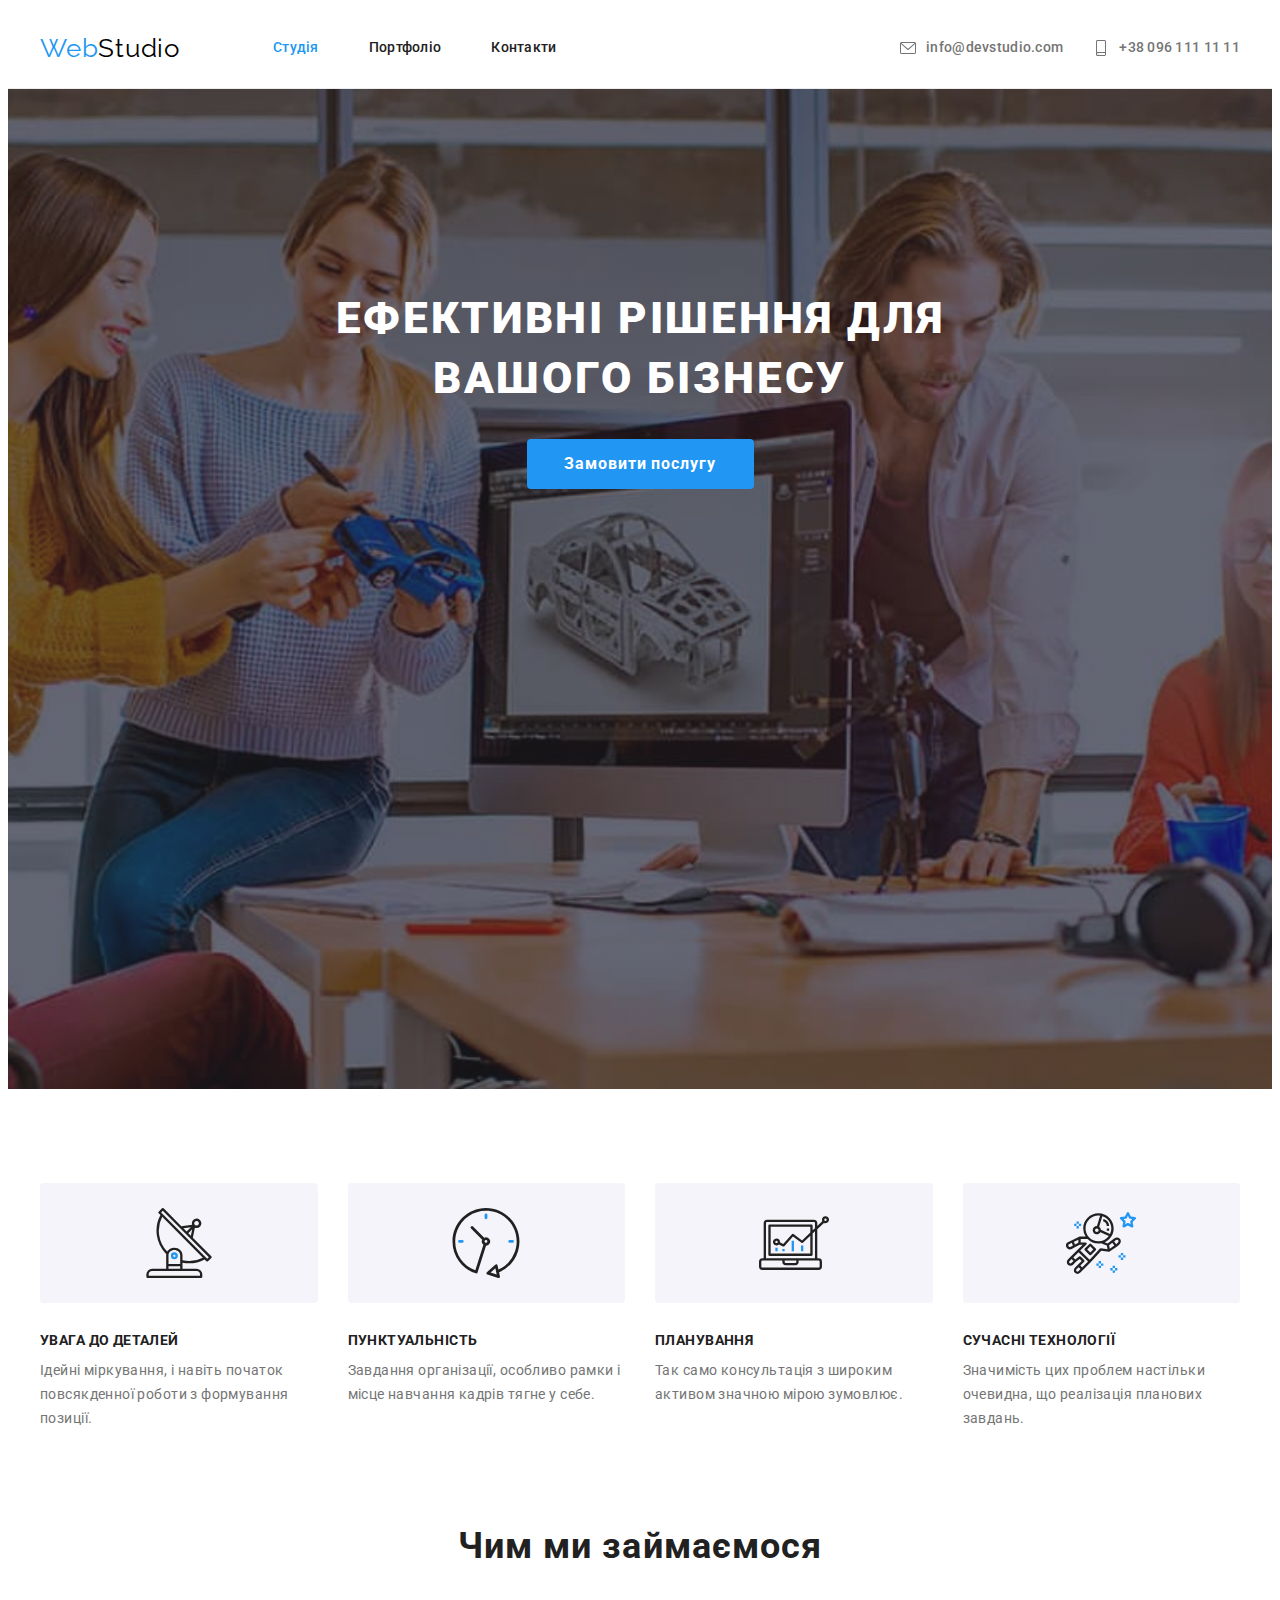
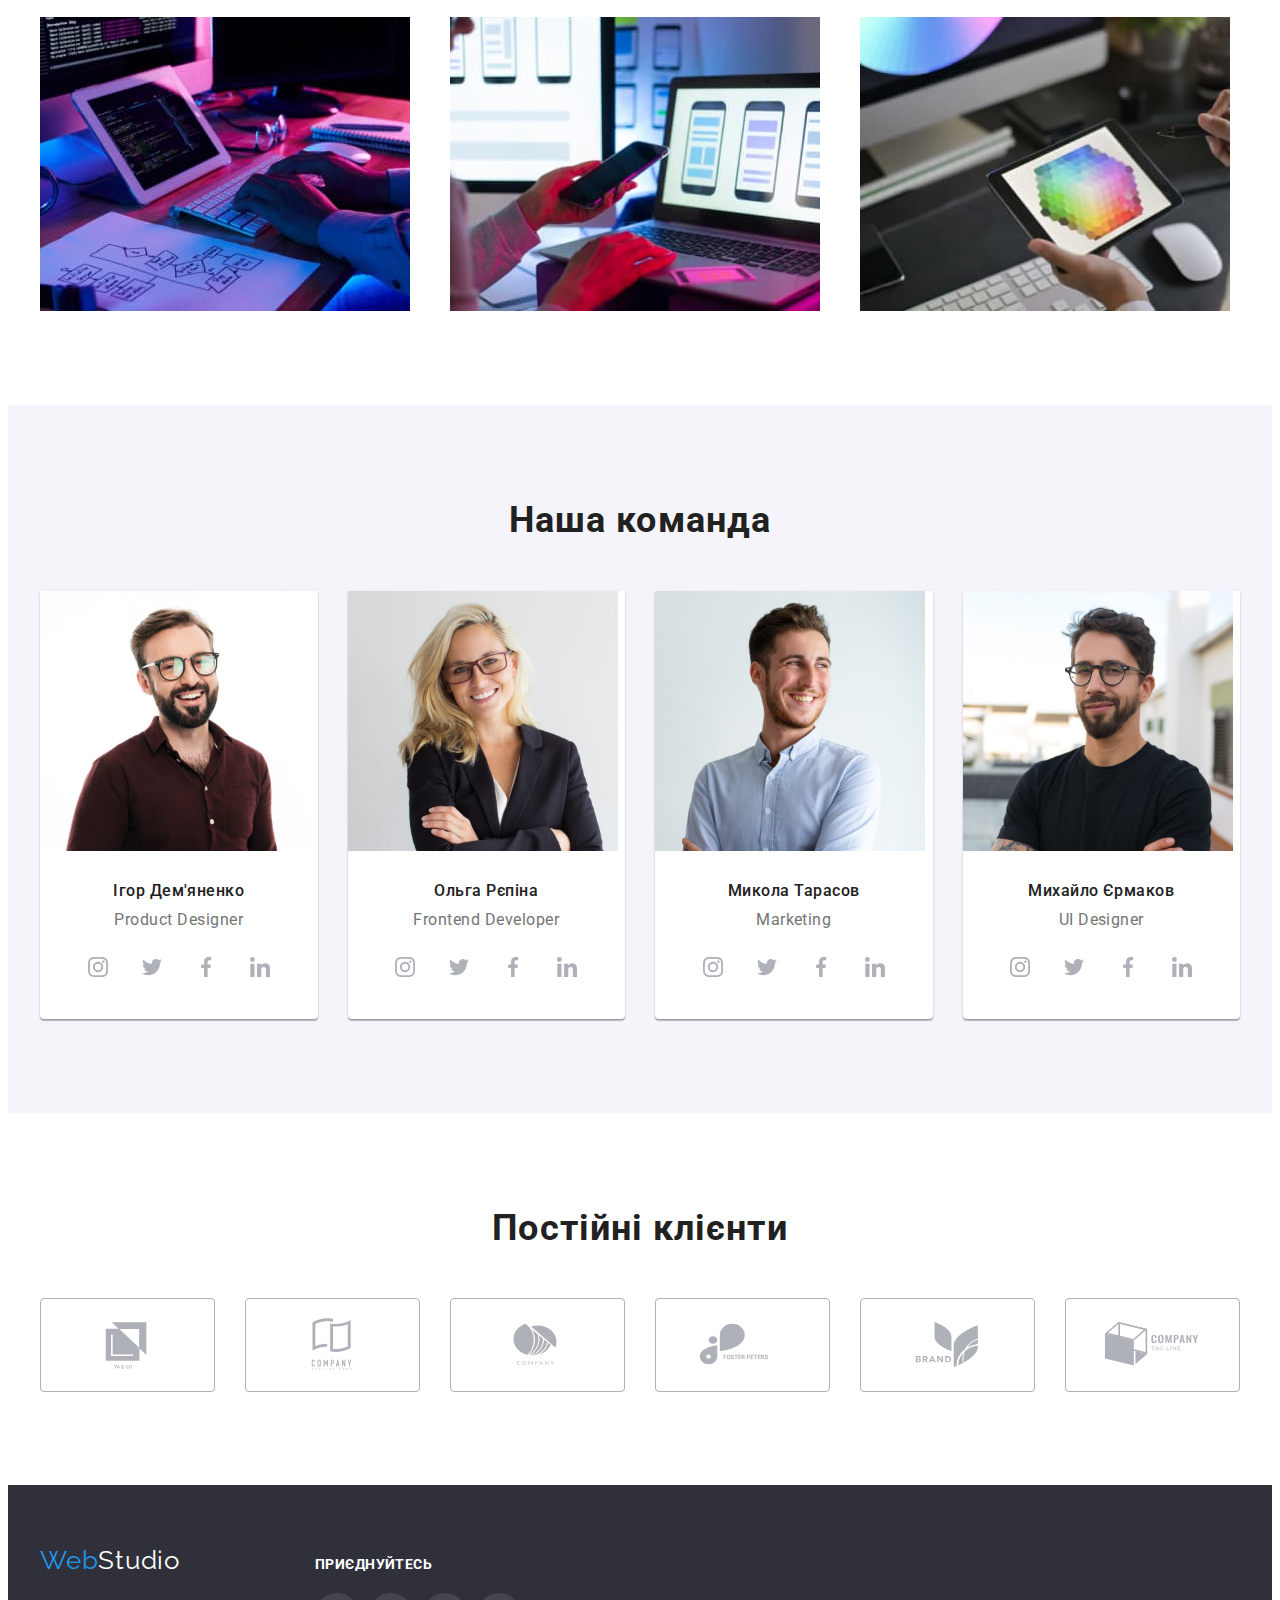
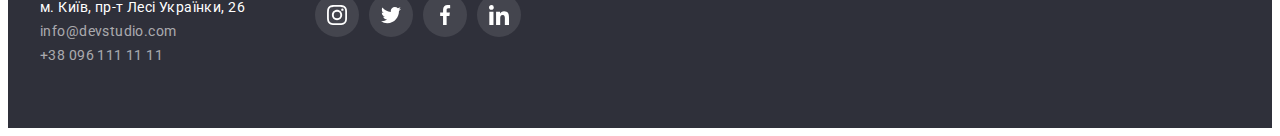
<file: index.html>
<!DOCTYPE html>
<html lang="uk">
  <head>
    <meta charset="UTF-8" />
    <meta http-equiv="X-UA-Compatible" content="IE=edge" />
    <meta name="viewport" content="width=device-width, initial-scale=1.0" />
    <title>Студія</title>
    <link rel="preconnect" href="https://fonts.googleapis.com" />
    <link rel="preconnect" href="https://fonts.gstatic.com" crossorigin />
    <link
      href="https://fonts.googleapis.com/css2?family=Raleway:wght@700&family=Roboto:wght@400;500;700;900&display=swap"
      rel="stylesheet"
    />
    <link
      rel="stylesheet"
      href="https://cdnjs.cloudflare.com/ajax/libs/modern-normalize/1.1.0/modern-normalize.min.css"
      integrity="sha512-wpPYUAdjBVSE4KJnH1VR1HeZfpl1ub8YT/NKx4PuQ5NmX2tKuGu6U/JRp5y+Y8XG2tV+wKQpNHVUX03MfMFn9Q=="
      crossorigin="anonymous"
      referrerpolicy="no-referrer"
    />
    <link rel="stylesheet" href="./css/styles.css" />
  </head>

  <body>
    <header class="header">
      <div class="header-container container">
        <a class="logo link" href="./index.html"
          >Web<span class="secondary-black">Studio</span></a
        >
        <nav class="header-nav">
          <ul class="header-list list">
            <li>
              <a class="header-link link current" href="./index.html">Студія</a>
            </li>
            <li>
              <a class="header-link link" href="./portfolio.html">Портфоліо</a>
            </li>
            <li><a class="header-link link" href="">Контакти</a></li>
          </ul>
        </nav>

        <ul class="contacts-list list">
          <li class="contact-item">
            <a class="contacts-link link" href="emailto:info@devstudio.com">
              <svg class="contact-icon" width="16" height="16">
                <use href="./images/icons.svg#icon_envelope"></use></svg
              >info@devstudio.com</a
            >
          </li>
          <li>
            <a class="contacts-link link tel" href="tel:+380961111111">
              <svg class="contact-icon" width="16" height="16">
                <use href="./images/icons.svg#icon_smartphone"></use>
              </svg>
              +38 096 111 11 11</a
            >
          </li>
        </ul>
      </div>
    </header>

    <main>
      <!-- Hero Section -->
      <section class="hero hero-overlay">
        <h1 class="hero-title">Ефективні рішення для вашого бізнесу</h1>
        <button class="hero-button" type="button">Замовити послугу</button>
      </section>

      <!-- List of Features -->
      <section class="features section">
        <div class="container">
          <h2 class="visually-hidden">Перелік особливостей</h2>
          <ul class="features-list list">
            <li class="features-item">
              <div class="feature-box">
                <svg width="70" height="70">
                  <use href="./images/icons.svg#features_icon_antenna"></use>
                </svg>
              </div>
              <h3 class="features-title">УВАГА ДО ДЕТАЛЕЙ</h3>
              <p class="features-text">
                Ідейні міркування, і навіть початок повсякденної роботи з
                формування позиції.
              </p>
            </li>

            <li class="features-item">
              <div class="feature-box">
                <svg width="70" height="70">
                  <use href="./images/icons.svg#features_icon_clock"></use>
                </svg>
              </div>
              <h3 class="features-title">ПУНКТУАЛЬНІСТЬ</h3>
              <p class="features-text">
                Завдання організації, особливо рамки і місце навчання кадрів
                тягне у себе.
              </p>
            </li>

            <li class="features-item">
              <div class="feature-box">
                <svg width="70" height="70">
                  <use href="./images/icons.svg#features_icon_diagram"></use>
                </svg>
              </div>
              <h3 class="features-title">ПЛАНУВАННЯ</h3>
              <p class="features-text">
                Так само консультація з широким активом значною мірою зумовлює.
              </p>
            </li>

            <li class="features-item">
              <div class="feature-box">
                <svg width="70" height="70">
                  <use href="./images/icons.svg#features_icon_astronaut"></use>
                </svg>
              </div>
              <h3 class="features-title">СУЧАСНІ ТЕХНОЛОГІЇ</h3>
              <p class="features-text">
                Значимість цих проблем настільки очевидна, що реалізація
                планових завдань.
              </p>
            </li>
          </ul>
        </div>
      </section>

      <!-- What We Do -->
      <section class="activities section">
        <div class="container">
          <h2 class="activities-title">Чим ми займаємося</h2>
          <ul class="activities-list list">
            <li class="activities-item">
              <img
                src="./images/activity_box_1.jpg"
                alt="Створення макету"
                width="370"
                height="294"
              />
            </li>

            <li class="activities-item">
              <img
                src="./images/activity_box_2.jpg"
                alt="Розробка додатків до смартфонів"
                width="370"
                height="294"
              />
            </li>

            <li class="activities-item">
              <img
                src="./images/activity_box_3.jpg"
                alt="Підбір кольорової гами"
                width="370"
                height="294"
              />
            </li>
          </ul>
        </div>
      </section>

      <!-- Our Team -->
      <section class="team section">
        <div class="container">
          <h2 class="team-title">Наша команда</h2>
          <ul class="team-list list">
            <li class="team-item">
              <img
                src="./images/team_image_1.jpg"
                alt="Ігор Дем'яненко"
                width="270"
                height="260"
              />
              <div class="team-item-description">
                <h3 class="team-member">Ігор Дем'яненко</h3>
                <p class="team-member-role" lang="en">Product Designer</p>
                <ul class="team-soc-list list">
                  <li>
                    <a class="team-soc-link link" href="">
                      <svg class="team-soc-icon" width="20" height="20">
                        <use href="./images/icons.svg#icon_instagram"></use>
                      </svg>
                    </a>
                  </li>
                  <li>
                    <a class="team-soc-link link" href="">
                      <svg class="team-soc-icon" width="20" height="20">
                        <use href="./images/icons.svg#icon_twitter"></use>
                      </svg>
                    </a>
                  </li>
                  <li>
                    <a class="team-soc-link link" href="">
                      <svg class="team-soc-icon" width="20" height="20">
                        <use href="./images/icons.svg#icon_facebook"></use>
                      </svg>
                    </a>
                  </li>
                  <li>
                    <a class="team-soc-link link" href="">
                      <svg class="team-soc-icon" width="20" height="20">
                        <use href="./images/icons.svg#icon_linkedin"></use>
                      </svg>
                    </a>
                  </li>
                </ul>
              </div>
            </li>

            <li class="team-item">
              <img
                src="./images/team_image_2.jpg"
                alt="Ольга Рєпіна"
                width="270"
                height="260"
              />
              <div class="team-item-description">
                <h3 class="team-member">Ольга Рєпіна</h3>
                <p class="team-member-role" lang="en">Frontend Developer</p>
                <ul class="team-soc-list list">
                  <li>
                    <a class="team-soc-link link" href="">
                      <svg class="team-soc-icon" width="20" height="20">
                        <use href="./images/icons.svg#icon_instagram"></use>
                      </svg>
                    </a>
                  </li>
                  <li>
                    <a class="team-soc-link link" href="">
                      <svg class="team-soc-icon" width="20" height="20">
                        <use href="./images/icons.svg#icon_twitter"></use>
                      </svg>
                    </a>
                  </li>
                  <li>
                    <a class="team-soc-link link" href="">
                      <svg class="team-soc-icon" width="20" height="20">
                        <use href="./images/icons.svg#icon_facebook"></use>
                      </svg>
                    </a>
                  </li>
                  <li>
                    <a class="team-soc-link link" href="">
                      <svg class="team-soc-icon" width="20" height="20">
                        <use href="./images/icons.svg#icon_linkedin"></use>
                      </svg>
                    </a>
                  </li>
                </ul>
              </div>
            </li>

            <li class="team-item">
              <img
                src="./images/team_image_3.jpg"
                alt="Микола Тарасов"
                width="270"
                height="260"
              />
              <div class="team-item-description">
                <h3 class="team-member">Микола Тарасов</h3>
                <p class="team-member-role" lang="en">Marketing</p>
                <ul class="team-soc-list list">
                  <li>
                    <a class="team-soc-link link" href="">
                      <svg class="team-soc-icon" width="20" height="20">
                        <use href="./images/icons.svg#icon_instagram"></use>
                      </svg>
                    </a>
                  </li>
                  <li>
                    <a class="team-soc-link link" href="">
                      <svg class="team-soc-icon" width="20" height="20">
                        <use href="./images/icons.svg#icon_twitter"></use>
                      </svg>
                    </a>
                  </li>
                  <li>
                    <a class="team-soc-link link" href="">
                      <svg class="team-soc-icon" width="20" height="20">
                        <use href="./images/icons.svg#icon_facebook"></use>
                      </svg>
                    </a>
                  </li>
                  <li>
                    <a class="team-soc-link link" href="">
                      <svg class="team-soc-icon" width="20" height="20">
                        <use href="./images/icons.svg#icon_linkedin"></use>
                      </svg>
                    </a>
                  </li>
                </ul>
              </div>
            </li>

            <li class="team-item">
              <img
                src="./images/team_image_4.jpg"
                alt="Михайло Єрмаков"
                width="270"
                height="260"
              />
              <div class="team-item-description">
                <h3 class="team-member">Михайло Єрмаков</h3>
                <p class="team-member-role" lang="en">UI Designer</p>
                <ul class="team-soc-list list">
                  <li>
                    <a class="team-soc-link link" href="">
                      <svg class="team-soc-icon" width="20" height="20">
                        <use href="./images/icons.svg#icon_instagram"></use>
                      </svg>
                    </a>
                  </li>
                  <li>
                    <a class="team-soc-link link" href="">
                      <svg class="team-soc-icon" width="20" height="20">
                        <use href="./images/icons.svg#icon_twitter"></use>
                      </svg>
                    </a>
                  </li>
                  <li>
                    <a class="team-soc-link link" href="">
                      <svg class="team-soc-icon" width="20" height="20">
                        <use href="./images/icons.svg#icon_facebook"></use>
                      </svg>
                    </a>
                  </li>
                  <li>
                    <a class="team-soc-link link" href="">
                      <svg class="team-soc-icon" width="20" height="20">
                        <use href="./images/icons.svg#icon_linkedin"></use>
                      </svg>
                    </a>
                  </li>
                </ul>
              </div>
            </li>
          </ul>
        </div>
      </section>

      <!-- Our Clients -->
      <section class="clients section">
        <div class="container">
          <h2 class="clients-title">Постійні клієнти</h2>
          <ul class="clients-list list">
            <li class="client-item">
              <a class="client-link" href="">
                <svg class="client-icon" width="106" height="60">
                  <use href="./images/icons.svg#client_logo_1"></use> 
                </svg>
              </a>
            </li>
            <li class="client-item">
              <a class="client-link" href="">
                <svg class="client-icon" width="106" height="60">
                  <use href="./images/icons.svg#client_logo_2"></use>
                </svg>
              </a>
            </li>
            <li class="client-item">
              <a class="client-link" href="">
                <svg class="client-icon" width="106" height="60">
                  <use href="./images/icons.svg#client_logo_3"></use> 
                </svg>
              </a>
            </li>
            <li class="client-item">
              <a class="client-link" href="">
                <svg class="client-icon" width="106" height="60">
                  <use href="./images/icons.svg#client_logo_4"></use>
                </svg>
              </a>
            </li>
            <li class="client-item">
              <a class="client-link" href="">
                <svg class="client-icon" width="106" height="60">
                  <use href="./images/icons.svg#client_logo_5"></use> 
                </svg>
              </a>
            </li>
            <li class="client-item">
              <a class="client-link" href="">
                <svg class="client-icon" width="106" height="60">
                  <use href="./images/icons.svg#client_logo_6"></use> 
                </svg>
              </a>
            </li>
          </ul>
        </div>
      </section>
    </main>

    <footer class="footer">
      <div class="footer-container container">
        <div class="logo-address">
          <a class="logo link" href="./index.html"
            >Web<span class="main-white">Studio</span></a
          >
          <address class="footer-address">
            <ul class="footer-list list">
              <li>
                <a
                  class="footer-link link"
                  href="https://goo.gl/maps/Sf7SDFhJT4M1kA9y5"
                  target="_blank"
                  rel="noopener noreferrer"
                  >м. Київ, пр-т Лесі Українки, 26
                </a>
              </li>
              <li>
                <a
                  class="footer-link link contacts"
                  href="emailto:info@devstudio.com"
                  >info@devstudio.com</a
                >
              </li>
              <li>
                <a class="footer-link link contacts" href="tel:+380961111111"
                  >+38 096 111 11 11</a
                >
              </li>
            </ul>
          </address>
        </div>

        <div class="social-links">
          <p class="social-title">приєднуйтесь</p>
          <ul class="social-list list">
                  <li>
                    <a class="social-link link" href="">
                      <svg class="social-icon" width="20" height="20">
                        <use href="./images/icons.svg#icon_instagram"></use>
                      </svg>
                    </a>
                  </li>
                  <li>
                    <a class="social-link link" href="">
                      <svg class="social-icon" width="20" height="20">
                        <use href="./images/icons.svg#icon_twitter"></use>
                      </svg>
                    </a>
                  </li>
                  <li>
                    <a class="social-link link" href="">
                      <svg class="social-icon" width="20" height="20">
                        <use href="./images/icons.svg#icon_facebook"></use>
                      </svg>
                    </a>
                  </li>
                  <li>
                    <a class="social-link link" href="">
                      <svg class="social-icon" width="20" height="20">
                        <use href="./images/icons.svg#icon_linkedin"></use>
                      </svg>
                    </a>
                  </li>
                </ul>
        </div>
      </div>
    </footer>
  </body>
</html>
</file>
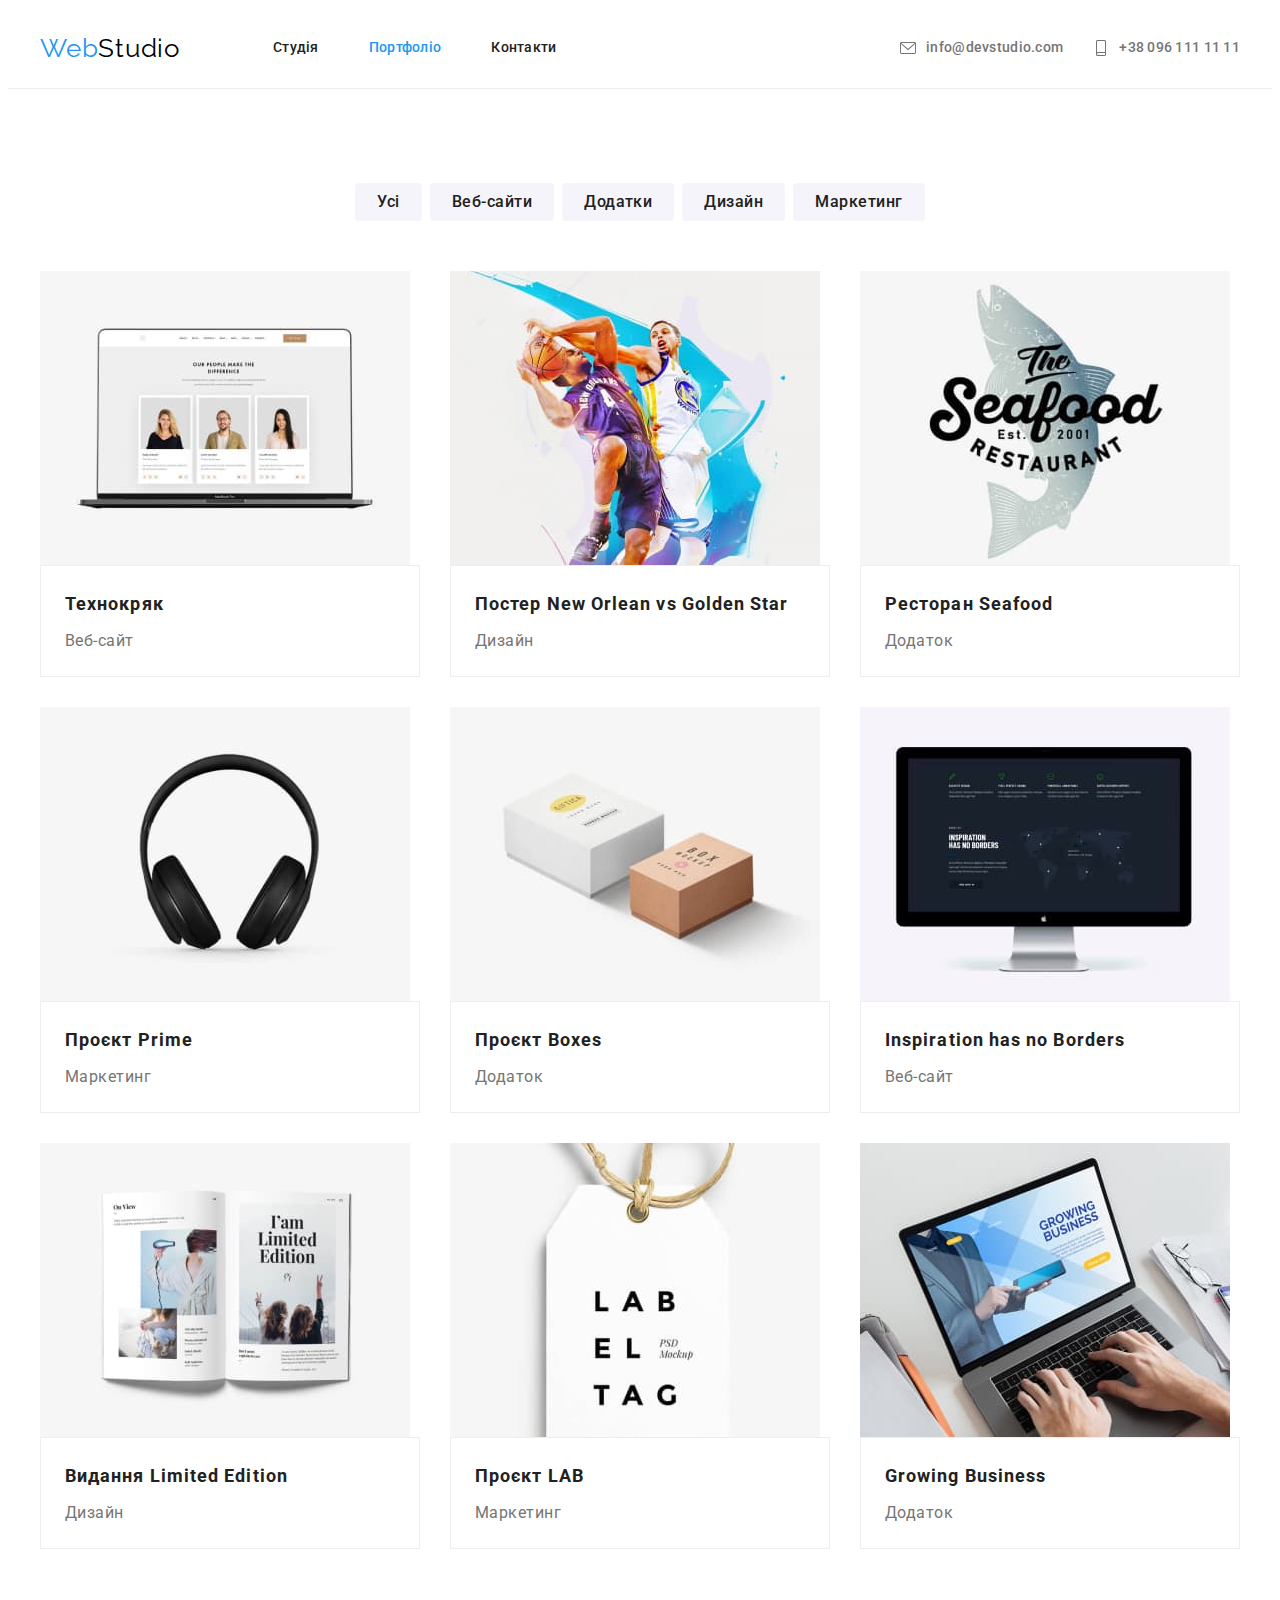
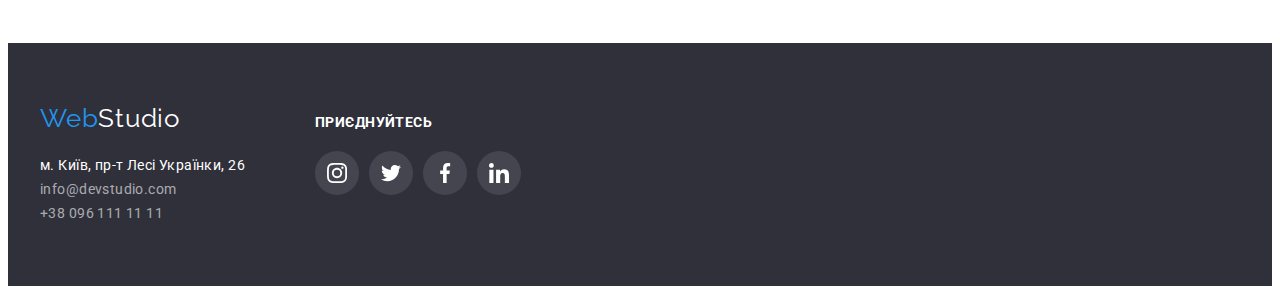
<file: portfolio.html>
<!DOCTYPE html>
<html lang="uk">
  <head>
    <meta charset="UTF-8" />
    <meta http-equiv="X-UA-Compatible" content="IE=edge" />
    <meta name="viewport" content="width=device-width, initial-scale=1.0" />
    <title>Портфоліо</title>
    <link rel="preconnect" href="https://fonts.googleapis.com" />
    <link rel="preconnect" href="https://fonts.gstatic.com" crossorigin />
    <link
      href="https://fonts.googleapis.com/css2?family=Raleway:wght@700&family=Roboto:wght@400;500;700;900&display=swap"
      rel="stylesheet"
    />
    <link
      rel="stylesheet"
      href="https://cdnjs.cloudflare.com/ajax/libs/modern-normalize/1.1.0/modern-normalize.min.css"
      integrity="sha512-wpPYUAdjBVSE4KJnH1VR1HeZfpl1ub8YT/NKx4PuQ5NmX2tKuGu6U/JRp5y+Y8XG2tV+wKQpNHVUX03MfMFn9Q=="
      crossorigin="anonymous"
      referrerpolicy="no-referrer"
    />
    <link rel="stylesheet" href="./css/styles.css" />
  </head>

  <body>
    <header class="header">
      <div class="container header-container">
        <a class="logo link" href="./index.html"
          >Web<span class="secondary-black">Studio</span></a
        >
        <nav class="header-nav">
          <ul class="header-list list">
            <li><a class="header-link link" href="./index.html">Студія</a></li>
            <li>
              <a class="header-link link current" href="./portfolio.html"
                >Портфоліо</a
              >
            </li>
            <li><a class="header-link link" href="">Контакти</a></li>
          </ul>
        </nav>

        <ul class="contacts-list list">
          <li class="contact-item">
            <a class="contacts-link link" href="emailto:info@devstudio.com">
              <svg class="contact-icon" width="16" height="16">
                <use href="./images/icons.svg#icon_envelope"></use></svg
              >info@devstudio.com</a
            >
          </li>
          <li>
            <a class="contacts-link link tel" href="tel:+380961111111">
              <svg class="contact-icon" width="16" height="16">
                <use href="./images/icons.svg#icon_smartphone"></use>
              </svg>
              +38 096 111 11 11</a
            >
          </li>
        </ul>
      </div>
    </header>

    <main>
      <!-- Portfolio Section -->
      <section class="section">
        <h1 class="visually-hidden">Наше портфоліо</h1>

        <!-- Filter Buttons -->
        <div class="container">
          <ul class="filter-list list">
            <li><button class="filter-button" type="button">Усі</button></li>
            <li>
              <button class="filter-button" type="button">Веб-сайти</button>
            </li>
            <li>
              <button class="filter-button" type="button">Додатки</button>
            </li>
            <li><button class="filter-button" type="button">Дизайн</button></li>
            <li>
              <button class="filter-button" type="button">Маркетинг</button>
            </li>
          </ul>
        </div>

        <!-- Portfolio Section -->
        <div class="container">
          <ul class="portfolio-list list">
            
            <li class="portfolio-item">
              <a class="portolio-link link" href="">
                <img
                  src="./images/portfolio_1.jpg"
                  alt="Наші спеціалісти"
                  width="370"
                  height="294"
                />
                <div class="portfolio-item-description">
                  <h2 class="portfolio-title">Технокряк</h2>
                  <p class="portfolio-text">Веб-сайт</p>
                </div>
              </a>
            </li>

            <li class="portfolio-item">
              <a class="portolio-link link" href="">
                <img
                  src="./images/portfolio_2.jpg"
                  alt="Футбольний постер"
                  width="370"
                  height="294"
                />
                <div class="portfolio-item-description">
                  <h2 class="portfolio-title">
                    Постер New Orlean vs Golden Star
                  </h2>
                  <p class="portfolio-text">Дизайн</p>              
                </div>
              </a>
            </li>

            <li class="portfolio-item">
              <a class="portolio-link link" href="">
                <img
                  src="./images/portfolio_3.jpg"
                  alt="Логотип ресторану"
                  width="370"
                  height="294"
                />
                <div class="portfolio-item-description">
                  <h2 class="portfolio-title">Ресторан Seafood</h2>
                  <p class="portfolio-text">Додаток</p>              
                </div>
              </a>
            </li> 

            <li class="portfolio-item">
              <a class="portolio-link link" href="">
                <img
                  src="./images/portfolio_4.jpg"
                  alt="Навушники"
                  width="370"
                  height="294"
                />
                <div class="portfolio-item-description">
                  <h2 class="portfolio-title">Проєкт Prime</h2>
                  <p class="portfolio-text">Маркетинг</p>              
                </div>
              </a>
            </li>

            <li class="portfolio-item">
              <a class="portolio-link link" href="">
                <img
                  src="./images/portfolio_5.jpg"
                  alt="Дві коробочки"
                  width="370"
                  height="294"
                />
                <div class="portfolio-item-description">
                  <h2 class="portfolio-title">Проєкт Boxes</h2>
                  <p class="portfolio-text">Додаток</p>              
                </div>
              </a>
            </li>

            <li class="portfolio-item">
              <a class="portolio-link link" href="">
                <img
                  src="./images/portfolio_6.jpg"
                  alt="Монітор"
                  width="370"
                  height="294"
                />
                <div class="portfolio-item-description">
                  <h2 class="portfolio-title">Inspiration has no Borders</h2>
                  <p class="portfolio-text">Веб-сайт</p>              
                </div>
              </a>
            </li>

            <li class="portfolio-item">
              <a class="portolio-link link" href="">
                <img
                  src="./images/portfolio_7.jpg"
                  alt="Відкрита книга"
                  width="370"
                  height="294"
                />
                <div class="portfolio-item-description">
                  <h2 class="portfolio-title">Видання Limited Edition</h2>
                  <p class="portfolio-text">Дизайн</p>
                </div>
              </a>
            </li>

            <li class="portfolio-item">
              <a class="portolio-link link" href="">
                <img
                  src="./images/portfolio_8.jpg"
                  alt="Паперовий ярлик"
                  width="370"
                  height="294"
                />
                <div class="portfolio-item-description">
                  <h2 class="portfolio-title">Проєкт LAB</h2>
                  <p class="portfolio-text">Маркетинг</p>              
                </div>
              </a>
            </li>

            <li class="portfolio-item">
              <a class="portolio-link link" href="">
                <img
                  src="./images/portfolio_9.jpg"
                  alt="Відкритий ноутбук"
                  width="370"
                  height="294"
                />
                <div class="portfolio-item-description">
                  <h2 class="portfolio-title">Growing Business</h2>
                  <p class="portfolio-text">Додаток</p>              
                </div>
              </a>
            </li>
          </ul>
        </div>
      </section>
    </main>

    <footer class="footer">
      <div class="footer-container container">
        <div class="logo-address">
          <a class="logo link" href="./index.html"
            >Web<span class="main-white">Studio</span></a
          >
          <address class="footer-address">
            <ul class="footer-list list">
              <li>
                <a
                  class="footer-link link"
                  href="https://goo.gl/maps/Sf7SDFhJT4M1kA9y5"
                  target="_blank"
                  rel="noopener noreferrer"
                  >м. Київ, пр-т Лесі Українки, 26
                </a>
              </li>
              <li>
                <a
                  class="footer-link link contacts"
                  href="emailto:info@devstudio.com"
                  >info@devstudio.com</a
                >
              </li>
              <li>
                <a class="footer-link link contacts" href="tel:+380961111111"
                  >+38 096 111 11 11</a
                >
              </li>
            </ul>
          </address>
        </div>

        <div class="social-links">
          <p class="social-title">приєднуйтесь</p>
          <ul class="social-list list">
                  <li>
                    <a class="social-link link" href="">
                      <svg class="social-icon" width="20" height="20">
                        <use href="./images/icons.svg#icon_instagram"></use>
                      </svg>
                    </a>
                  </li>
                  <li>
                    <a class="social-link link" href="">
                      <svg class="social-icon" width="20" height="20">
                        <use href="./images/icons.svg#icon_twitter"></use>
                      </svg>
                    </a>
                  </li>
                  <li>
                    <a class="social-link link" href="">
                      <svg class="social-icon" width="20" height="20">
                        <use href="./images/icons.svg#icon_facebook"></use>
                      </svg>
                    </a>
                  </li>
                  <li>
                    <a class="social-link link" href="">
                      <svg class="social-icon" width="20" height="20">
                        <use href="./images/icons.svg#icon_linkedin"></use>
                      </svg>
                    </a>
                  </li>
                </ul>
        </div>
      </div>
    </footer>
  </body>
</html>
</file>
<file: css/styles.css>
:root {
  --main-gap: 30px;
  --main-color: #212121;
  --text-gray-color: #757575;
  --accent-color: #2196f3;
  --main-white-color: #ffff;
  --secondary-white-color: rgba(255, 255, 255, 0.6);
  --secondary-black-color: #000000;
  --background-dark-color: #2f303a;
  --background-gray-color: #c4c4c4;
  --background-light-color: #f5f4fa;
  --background-blue-color: #188ce8;
  --icon-gray-color: #afb1b8;
}

body {
  font-family: "Roboto", "Arial", "Helvetica", sans-serif;
  background-color: var(--main-white-color);
}

p,
h1,
h2,
h3,
h4,
h5,
h6 {
  margin: 0;
}

ul {
  margin: 0;
  padding: 0;
}

img {
  display: block;
  max-width: 100%;
  height: auto;
}

.link {
  text-decoration: none;
}

.list {
  list-style: none;
}

.section {
  padding-top: 94px;
  padding-bottom: 94px;
}

.container {
  width: 1200px;
  padding-left: 15px;
  padding-right: 15px;
  margin: 0 auto;
}

.visually-hidden {
  position: absolute;
  white-space: nowrap;
  width: 1px;
  height: 1px;
  overflow: hidden;
  border: 0;
  padding: 0;
  clip: rect(0 0 0 0);
  clip-path: inset(50%);
  margin: -1px;
}

/* -----Header Positioning----- */

.header {
  border-bottom: 1px solid #ececec;
}

.header-container {
  display: flex;
  align-items: center;
}

.header-nav {
  margin-left: 93px;
}

.header-list {
  display: flex;
  gap: 50px;
}

.header-link,
.contacts-link {
  display: flex;
  align-items: center;
  padding-top: 32px;
  padding-bottom: 32px;
}

.contacts-list {
  display: flex;
  gap: 30px;
  margin-left: auto;
}

/* -----Header-Logo----- */

.logo {
  color: var(--accent-color);
  font-family: "Raleway", sans-serif;
  font-size: 26px;
  line-height: 1.19;
  letter-spacing: 0.03em;
}

.secondary-black {
  color: var(--secondary-black-color);
}

/* -----Header Site Nav----- */
.header-link {
  font-weight: 500;
  font-size: 14px;
  line-height: 1.14;
  letter-spacing: 0.02em;
  color: var(--main-color);
}

.header-link:hover,
.header-link:focus {
  color: var(--accent-color);
}

.header-list .current {
  color: var(--accent-color);
}

/* -----Header Contacts----- */
.contacts-link {
  font-weight: 500;
  font-size: 14px;
  line-height: 1.14;
  letter-spacing: 0.02em;
  color: var(--text-gray-color);
}

.contacts-link:hover,
.contacts-link:focus {
  color: var(--accent-color);
}

.contact-icon {
  margin-right: 10px;
  fill: currentColor;
}

/* -----Hero Section----- */
.hero {
  padding-top: 200px;
  padding-bottom: 200px;
  text-align: center;

  background-color: var(--background-gray-color);
}

.hero-overlay {
  height: 600px;
  max-width: 1600px;
  margin-left: auto;
  margin-right: auto;
  background-image: linear-gradient(
      to right,
      rgba(47, 48, 58, 0.4),
      rgba(47, 48, 58, 0.4)
    ),
    url("../images/hero_image.jpg");
  background-repeat: no-repeat;
  background-size: cover;
  background-position: center;
}

.hero-title {
  width: 696px;
  margin-left: auto;
  margin-right: auto;
  margin-bottom: 30px;

  font-weight: 900;
  font-size: 44px;
  line-height: 1.36;
  letter-spacing: 0.06em;
  text-transform: uppercase;
  color: var(--main-white-color);
}

.hero-button {
  display: inline-block;
  border-radius: 4px;
  border: none;
  padding: 10px 32px;
  min-width: 227px;

  font-family: inherit;
  font-weight: 700;
  font-size: 16px;
  line-height: 1.88;
  letter-spacing: 0.06em;
  color: var(--main-white-color);
  background-color: var(--accent-color);
  cursor: pointer;
}

.hero-button:hover,
.hero-button:focus {
  background-color: var(--background-blue-color);
}

/* -----List of Features----- */
.features-list {
  display: flex;
  flex-wrap: wrap;
  gap: var(--main-gap);
}

.features-item {
  width: calc((100% - 3 * var(--main-gap)) / 4);
}

.feature-box {
  display: flex;
  justify-content: center;
  align-items: center;
  margin-bottom: 30px;

  height: 120px;
  width: 100%;
  border-radius: 4px;
  background-color: var(--background-light-color);
}

.features-title {
  margin-bottom: 10px;

  font-size: 14px;
  line-height: 1.14;
  letter-spacing: 0.03em;
  text-transform: uppercase;
  color: var(--main-color);
}

.features-text {
  font-size: 14px;
  line-height: 1.71;
  letter-spacing: 0.03em;
  color: var(--text-gray-color);
}

/* -----What We Do----- */
.activities.section {
  padding-top: 0;
  text-align: center;
}

.activities-title {
  margin-bottom: 50px;

  font-size: 36px;
  line-height: 1.17;
  letter-spacing: 0.03em;
  color: var(--main-color);
}

.activities-list {
  display: flex;
  flex-wrap: wrap;
  gap: var(--main-gap);
}

.activities-item {
  width: calc((100% - 2 * var(--main-gap)) / 3);
}

/* -----Our Team----- */
.team {
  text-align: center;

  background-color: var(--background-light-color);
}

.team-title {
  margin-bottom: 50px;

  font-size: 36px;
  line-height: 1.17;
  letter-spacing: 0.03em;
  color: var(--main-color);
}

.team-list {
  display: flex;
  flex-wrap: wrap;
  gap: var(--main-gap);
}

.team-item {
  width: calc((100% - 3 * var(--main-gap)) / 4);
  box-shadow: 0px 1px 3px rgba(0, 0, 0, 0.12), 0px 1px 1px rgba(0, 0, 0, 0.14),
    0px 2px 1px rgba(0, 0, 0, 0.2);
  border-radius: 0px 0px 4px 4px;
  background-color: #ffffff;
}

.team-item-description {
  padding: 30px;
}

.team-member {
  margin-bottom: 10px;

  font-weight: 500;
  font-size: 16px;
  line-height: 1.19;
  letter-spacing: 0.03em;
  color: var(--main-color);
}

.team-member-role {
  margin-bottom: 16px;
  font-size: 16px;
  line-height: 1.19;
  letter-spacing: 0.03em;
  color: var(--text-gray-color);
}

.team-soc-list {
  display: flex;
  justify-content: center;
  align-items: center;
  gap: 10px;
}

.team-soc-link {
  display: flex;
  justify-content: center;
  align-items: center;
  width: 44px;
  height: 44px;
  border-radius: 50%;
  color: var(--icon-gray-color);
  background-color: var(--main-white-color);
}

.team-soc-icon {
  fill: currentColor;
}

.team-soc-link:hover,
.team-soc-link:focus {
  color: var(--main-white-color);
  background-color: var(--accent-color);
}

/* -----Our Clients----- */
.clients {
  text-align: center;
}

.clients-title {
  margin-bottom: 50px;

  font-size: 36px;
  line-height: 1.17;
  letter-spacing: 0.03em;
  color: var(--main-color);
}

.clients-list {
  display: flex;
  flex-wrap: wrap;
  gap: var(--main-gap);
}

.client-item {
  display: flex;
  justify-content: center;
  align-items: center;
  
  width: calc((100% - 5 * var(--main-gap)) / 6);
  height: 92px;
}

.client-link {
  display: flex;
  justify-content: center;
  align-items: center;

  width: 100%;
  height: 100%;
  border: 1px solid var(--icon-gray-color);
  border-radius: 4px;
  color: var(--icon-gray-color);
}

.client-icon {
  fill: currentColor;
}

.client-link:hover,
.client-link:focus {
  color: var(--accent-color);
  border: 1px solid var(--accent-color);
}

/* -----Portfolio Page----- */

/* -----Filter Buttons----- */
.filter-list {
  display: flex;
  justify-content: center;
  gap: 8px;
  margin-bottom: 50px;
}

.filter-button {
  display: inline-block;
  border-radius: 4px;
  border: none;
  padding: 6px 22px;

  font-family: inherit;
  font-weight: 500;
  font-size: 16px;
  line-height: 1.62;
  letter-spacing: 0.03em;
  color: var(--main-color);
  background-color: var(--background-light-color);
  cursor: pointer;
}

.filter-button:hover,
.filter-button:focus {
  color: var(--main-white-color);
  background-color: var(--accent-color);
  box-shadow: 0px 3px 1px rgba(0, 0, 0, 0.1), 0px 1px 2px rgba(0, 0, 0, 0.08),
    0px 2px 2px rgba(0, 0, 0, 0.12);
}

/* -----Portfolio Items----- */

.portfolio-list {
  display: flex;
  flex-wrap: wrap;
  margin-left: -30px;
  margin-top: -30px;
}

.portfolio-item {
  flex-basis: calc(100% / 3 - 30px);
  margin-left: 30px;
  margin-top: 30px;
}

.portfolio-item:hover {
  box-shadow: 0px 1px 1px rgba(0, 0, 0, 0.12), 0px 4px 4px rgba(0, 0, 0, 0.06),
    1px 4px 6px rgba(0, 0, 0, 0.16);
}

.portfolio-item-description {
  padding: 20px 24px;
  border: 1px solid #eeeeee;
}

.portfolio-title {
  margin-bottom: 4px;

  font-size: 18px;
  line-height: 2;
  letter-spacing: 0.06em;
  color: var(--main-color);
}

.portfolio-text {
  font-size: 16px;
  line-height: 1.88;
  letter-spacing: 0.03em;
  color: var(--text-gray-color);
}

/* -----Footer----- */
/* -----Footer Positioning----- */
.footer {
  padding-top: 60px;
  padding-bottom: 60px;
  background-color: var(--background-dark-color);
}

.footer-container {
  display: flex;
  align-items: baseline;
}

.logo-address {
  margin-right: 70px;
}

.footer-list {
  gap: 9px;
}

/* -----Footer Logo----- */
.logo {
  color: var(--accent-color);
  font-family: "Raleway", sans-serif;
  font-size: 26px;
  line-height: 1.19;
  letter-spacing: 0.03em;
}

.main-white {
  color: var(--main-white-color);
}

/* -----Footer Contacts----- */

.footer-address {
  margin-top: 20px;

  font-style: normal;
}

.footer-link {
  font-size: 14px;
  line-height: 1.71;
  letter-spacing: 0.03em;
  color: var(--main-white-color);
}

.footer-link.contacts {
  color: rgba(255, 255, 255, 0.6);
}

.footer-link:hover,
.footer-link:focus {
  color: var(--accent-color);
}

/* -----Social Links----- */

.social-title {
  font-weight: 700;
  font-size: 14px;
  line-height: 1.14;
  letter-spacing: 0.03em;
  text-transform: uppercase;
  color: var(--main-white-color);
  margin-bottom: 20px;
}

.social-list {
  display: flex;
  justify-content: center;
  align-items: center;
  gap: 10px;
}

.social-link {
  display: flex;
  justify-content: center;
  align-items: center;
  height: 44px;
  width: 44px;
  border-radius: 50%;
  background-color: rgba(255, 255, 255, 0.1);
  color: var(--main-white-color);
}

.social-icon {
  fill: currentColor;
}

.social-link:hover,
.social-link:focus {
  background-color: var(--accent-color);
}
</file>
